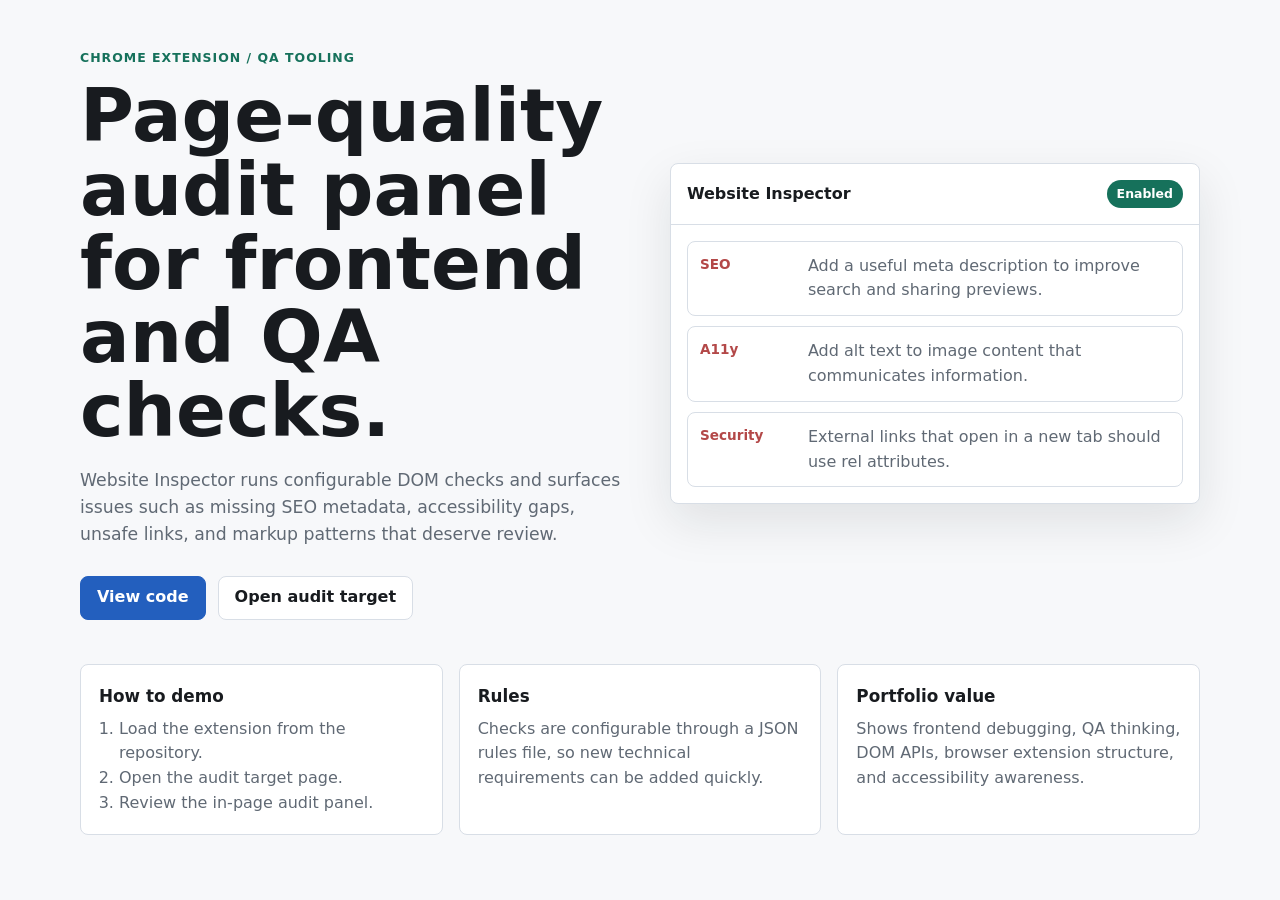
<file: docs/index.html>
<!doctype html>
<html lang="en">
  <head>
    <meta charset="utf-8" />
    <meta name="viewport" content="width=device-width, initial-scale=1" />
    <meta
      name="description"
      content="Demo page for a Chrome Website Inspector extension that checks SEO, accessibility, and markup quality signals."
    />
    <title>Website Inspector Extension Demo</title>
    <style>
      :root {
        --ink: #181b1f;
        --muted: #606974;
        --line: #d8dee6;
        --page: #f7f8fa;
        --panel: #ffffff;
        --blue: #235fbe;
        --green: #16715b;
        --red: #b34848;
      }

      * {
        box-sizing: border-box;
      }

      body {
        margin: 0;
        font-family: Inter, ui-sans-serif, system-ui, -apple-system, BlinkMacSystemFont, "Segoe UI", sans-serif;
        color: var(--ink);
        background: var(--page);
        line-height: 1.55;
      }

      main {
        width: min(1120px, calc(100% - 32px));
        margin: 0 auto;
        padding: 48px 0;
      }

      a {
        color: var(--blue);
        font-weight: 700;
        text-decoration: none;
      }

      .hero {
        display: grid;
        grid-template-columns: minmax(0, 1fr) minmax(320px, 0.95fr);
        gap: 32px;
        align-items: center;
      }

      .eyebrow {
        margin: 0 0 12px;
        color: var(--green);
        font-size: 0.78rem;
        font-weight: 800;
        letter-spacing: 0.08em;
        text-transform: uppercase;
      }

      h1 {
        margin: 0;
        font-size: clamp(2.1rem, 6vw, 4.6rem);
        line-height: 1;
        letter-spacing: 0;
      }

      .lead {
        max-width: 720px;
        margin: 20px 0 0;
        color: var(--muted);
        font-size: 1.08rem;
      }

      .actions {
        display: flex;
        flex-wrap: wrap;
        gap: 12px;
        margin-top: 28px;
      }

      .button {
        display: inline-flex;
        min-height: 44px;
        align-items: center;
        justify-content: center;
        border: 1px solid var(--line);
        border-radius: 8px;
        padding: 0 16px;
        background: var(--panel);
        color: var(--ink);
      }

      .button.primary {
        border-color: var(--blue);
        background: var(--blue);
        color: #fff;
      }

      .panel {
        border: 1px solid var(--line);
        border-radius: 8px;
        background: var(--panel);
        box-shadow: 0 18px 48px rgba(24, 27, 31, 0.1);
      }

      .panel header {
        display: flex;
        align-items: center;
        justify-content: space-between;
        border-bottom: 1px solid var(--line);
        padding: 16px;
      }

      .badge {
        border-radius: 999px;
        padding: 4px 10px;
        color: #fff;
        background: var(--green);
        font-size: 0.78rem;
        font-weight: 800;
      }

      .audit-list {
        display: grid;
        gap: 10px;
        padding: 16px;
      }

      .audit-row {
        display: grid;
        grid-template-columns: 96px 1fr;
        gap: 12px;
        align-items: start;
        border: 1px solid var(--line);
        border-radius: 8px;
        padding: 12px;
      }

      .severity {
        color: var(--red);
        font-size: 0.85rem;
        font-weight: 800;
      }

      .audit-row p {
        margin: 0;
        color: var(--muted);
      }

      .grid {
        display: grid;
        grid-template-columns: repeat(3, minmax(0, 1fr));
        gap: 16px;
        margin-top: 44px;
      }

      .card {
        border: 1px solid var(--line);
        border-radius: 8px;
        background: var(--panel);
        padding: 18px;
      }

      .card h2 {
        margin: 0 0 8px;
        font-size: 1.05rem;
      }

      .card p,
      .card ol {
        margin: 0;
        color: var(--muted);
      }

      .card ol {
        padding-left: 20px;
      }

      @media (max-width: 860px) {
        .hero,
        .grid {
          grid-template-columns: 1fr;
        }

        .audit-row {
          grid-template-columns: 1fr;
        }
      }
    </style>
  </head>
  <body>
    <main>
      <section class="hero">
        <div>
          <p class="eyebrow">Chrome extension / QA tooling</p>
          <h1>Page-quality audit panel for frontend and QA checks.</h1>
          <p class="lead">
            Website Inspector runs configurable DOM checks and surfaces issues such as missing SEO metadata,
            accessibility gaps, unsafe links, and markup patterns that deserve review.
          </p>
          <div class="actions">
            <a class="button primary" href="https://github.com/alinayevstropova/Website-Inspector-Extension">View code</a>
            <a class="button" href="./audit-target.html">Open audit target</a>
          </div>
        </div>

        <aside class="panel" aria-label="Audit panel preview">
          <header>
            <strong>Website Inspector</strong>
            <span class="badge">Enabled</span>
          </header>
          <div class="audit-list">
            <div class="audit-row">
              <span class="severity">SEO</span>
              <p>Add a useful meta description to improve search and sharing previews.</p>
            </div>
            <div class="audit-row">
              <span class="severity">A11y</span>
              <p>Add alt text to image content that communicates information.</p>
            </div>
            <div class="audit-row">
              <span class="severity">Security</span>
              <p>External links that open in a new tab should use rel attributes.</p>
            </div>
          </div>
        </aside>
      </section>

      <section class="grid" aria-label="Project highlights">
        <article class="card">
          <h2>How to demo</h2>
          <ol>
            <li>Load the extension from the repository.</li>
            <li>Open the audit target page.</li>
            <li>Review the in-page audit panel.</li>
          </ol>
        </article>
        <article class="card">
          <h2>Rules</h2>
          <p>Checks are configurable through a JSON rules file, so new technical requirements can be added quickly.</p>
        </article>
        <article class="card">
          <h2>Portfolio value</h2>
          <p>Shows frontend debugging, QA thinking, DOM APIs, browser extension structure, and accessibility awareness.</p>
        </article>
      </section>
    </main>
  </body>
</html>
</file>
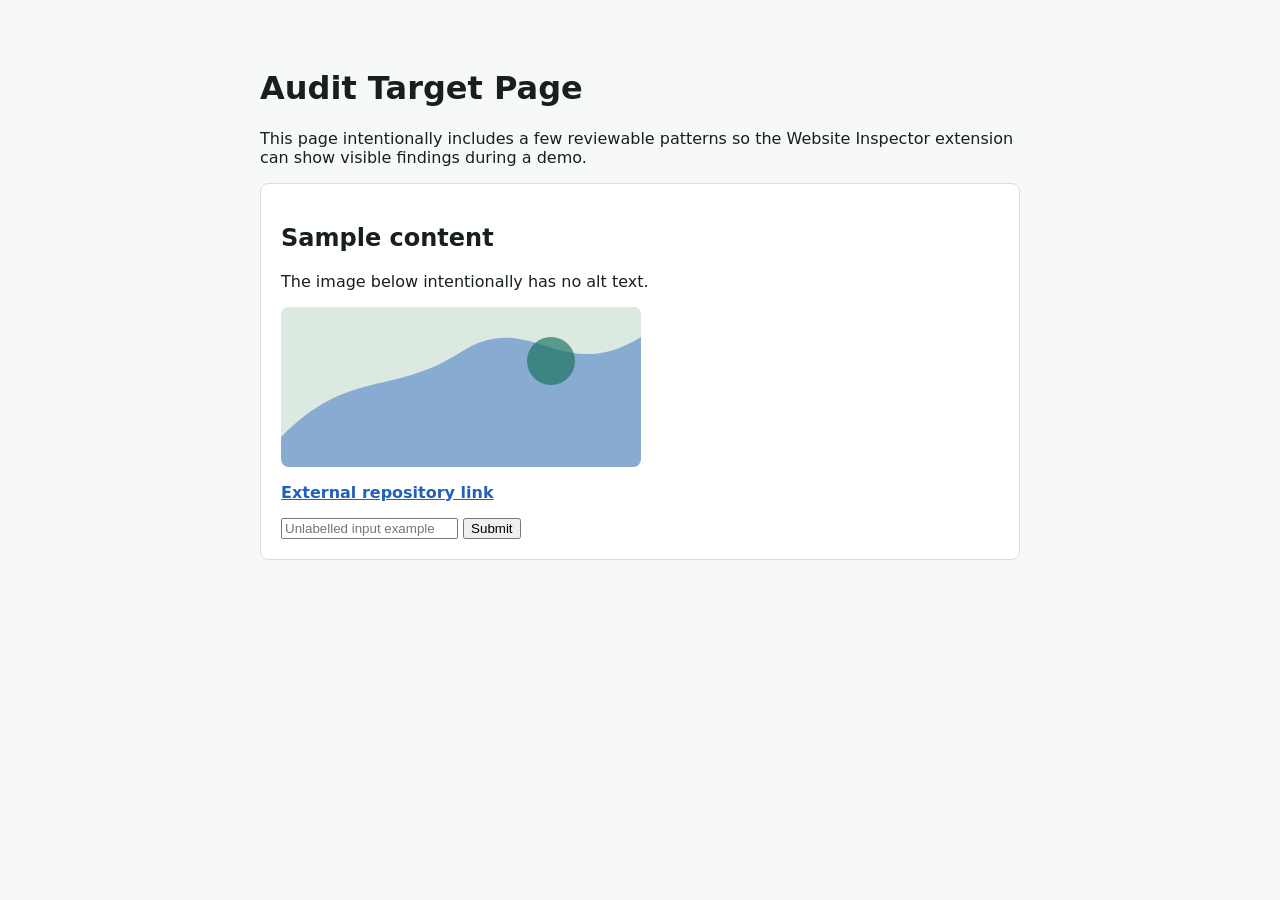
<file: docs/audit-target.html>
<!doctype html>
<html lang="en">
  <head>
    <meta charset="utf-8" />
    <meta name="viewport" content="width=device-width, initial-scale=1" />
    <title>Website Inspector Audit Target</title>
    <style>
      body {
        margin: 0;
        font-family: system-ui, -apple-system, BlinkMacSystemFont, "Segoe UI", sans-serif;
        color: #18201c;
        background: #f7f8fa;
      }

      main {
        width: min(760px, calc(100% - 32px));
        margin: 0 auto;
        padding: 48px 0;
      }

      section {
        border: 1px solid #d8dee6;
        border-radius: 8px;
        background: #fff;
        padding: 20px;
      }

      a {
        color: #235fbe;
        font-weight: 700;
      }

      img {
        display: block;
        width: 100%;
        max-width: 360px;
        height: 160px;
        margin: 16px 0;
        border-radius: 8px;
        background: #dce9e1;
        object-fit: cover;
      }
    </style>
  </head>
  <body>
    <main>
      <h1>Audit Target Page</h1>
      <p>
        This page intentionally includes a few reviewable patterns so the Website Inspector extension can show
        visible findings during a demo.
      </p>
      <section>
        <h2>Sample content</h2>
        <p>The image below intentionally has no alt text.</p>
        <img src="data:image/svg+xml,%3Csvg xmlns='http://www.w3.org/2000/svg' width='720' height='320' viewBox='0 0 720 320'%3E%3Crect width='720' height='320' fill='%23dce9e1'/%3E%3Cpath d='M0 260 C140 120 220 180 360 90 C500 0 560 160 720 60 L720 320 L0 320 Z' fill='%23235fbe' opacity='.45'/%3E%3Ccircle cx='540' cy='108' r='48' fill='%2316715b' opacity='.65'/%3E%3C/svg%3E" />
        <p>
          <a href="https://github.com/alinayevstropova/Website-Inspector-Extension" target="_blank">
            External repository link
          </a>
        </p>
        <form>
          <input placeholder="Unlabelled input example" />
          <button type="submit">Submit</button>
        </form>
      </section>
    </main>
  </body>
</html>
</file>
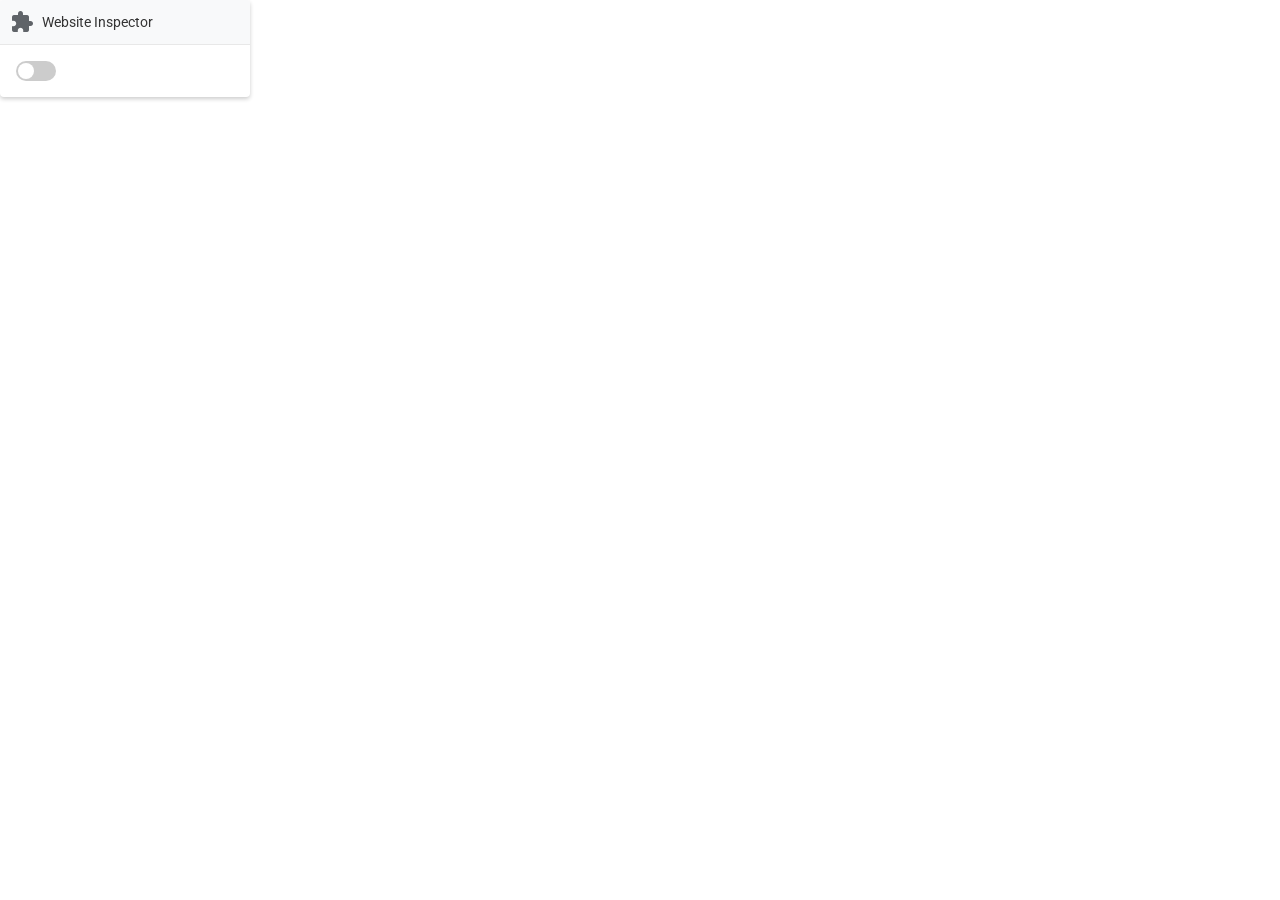
<file: popup/popup.html>
<!DOCTYPE html>
<html>
<head>
    <meta charset="utf-8" />
  <title>Website Inspector</title>
  <link rel="stylesheet" href="popup.css">
  <link href="https://fonts.googleapis.com/css2?family=Roboto:wght@400;500;700&display=swap" rel="stylesheet">
  <link href="https://fonts.googleapis.com/icon?family=Material+Icons" rel="stylesheet">
</head>
<body>
  <div class="popup-container">
    <div class="popup-header">
      <span class="material-icons">extension</span>
      <span>Website Inspector</span>
    </div>
    <div class="popup-content">
      <label class="switch">
        <input type="checkbox" id="toggleButton">
        <span class="slider round"></span>
      </label>
      <span id="statusText"></span>
    </div>
  </div>
  <script src="popup.js"></script>
</body>
</html>
</file>
<file: popup/popup.css>
body {
    width: 250px;
    margin: 0;
    font-family: 'Roboto', sans-serif;
    font-size: 14px;
    color: #333;
  }
  
  .label {
    display: inline-block;
    padding: 10px;
    font-size: 16px;
    cursor: pointer;
  }
  
  .switch {
    position: relative;
    display: inline-block;
    width: 40px;
    height: 20px;
    margin-right: 10px;
  }
  
  .switch input {
    opacity: 0;
    width: 0;
    height: 0;
  }
  
  .slider {
    position: absolute;
    cursor: pointer;
    top: 0;
    left: 0;
    right: 0;
    bottom: 0;
    background-color: #ccc;
    -webkit-transition: .4s;
    transition: .4s;
    border-radius: 20px;
  }
  
  .slider:before {
    position: absolute;
    content: "";
    height: 16px;
    width: 16px;
    left: 2px;
    bottom: 2px;
    background-color: white;
    -webkit-transition: .4s;
    transition: .4s;
    border-radius: 50%;
  }
  
  input:checked + .slider {
    background-color: #4285f4;
  }
  
  input:focus + .slider {
    box-shadow: 0 0 1px #4285f4;
  }
  
  input:checked + .slider:before {
    -webkit-transform: translateX(20px);
    -ms-transform: translateX(20px);
    transform: translateX(20px);
  }
  
  .popup-container {
    border-radius: 4px;
    box-shadow: 0 2px 4px rgba(0, 0, 0, 0.2);
    overflow: hidden;
  }
  
  .popup-header {
    background-color: #f8f9fa;
    padding: 10px;
    display: flex;
    align-items: center;
    border-bottom: 1px solid #e8e8e8;
  }
  
  .popup-header span:first-child {
    margin-right: 8px;
    color: #5f6368;
  }
  
  .popup-content {
    padding: 16px;
    display: flex;
    align-items: center;
  }
</file>
